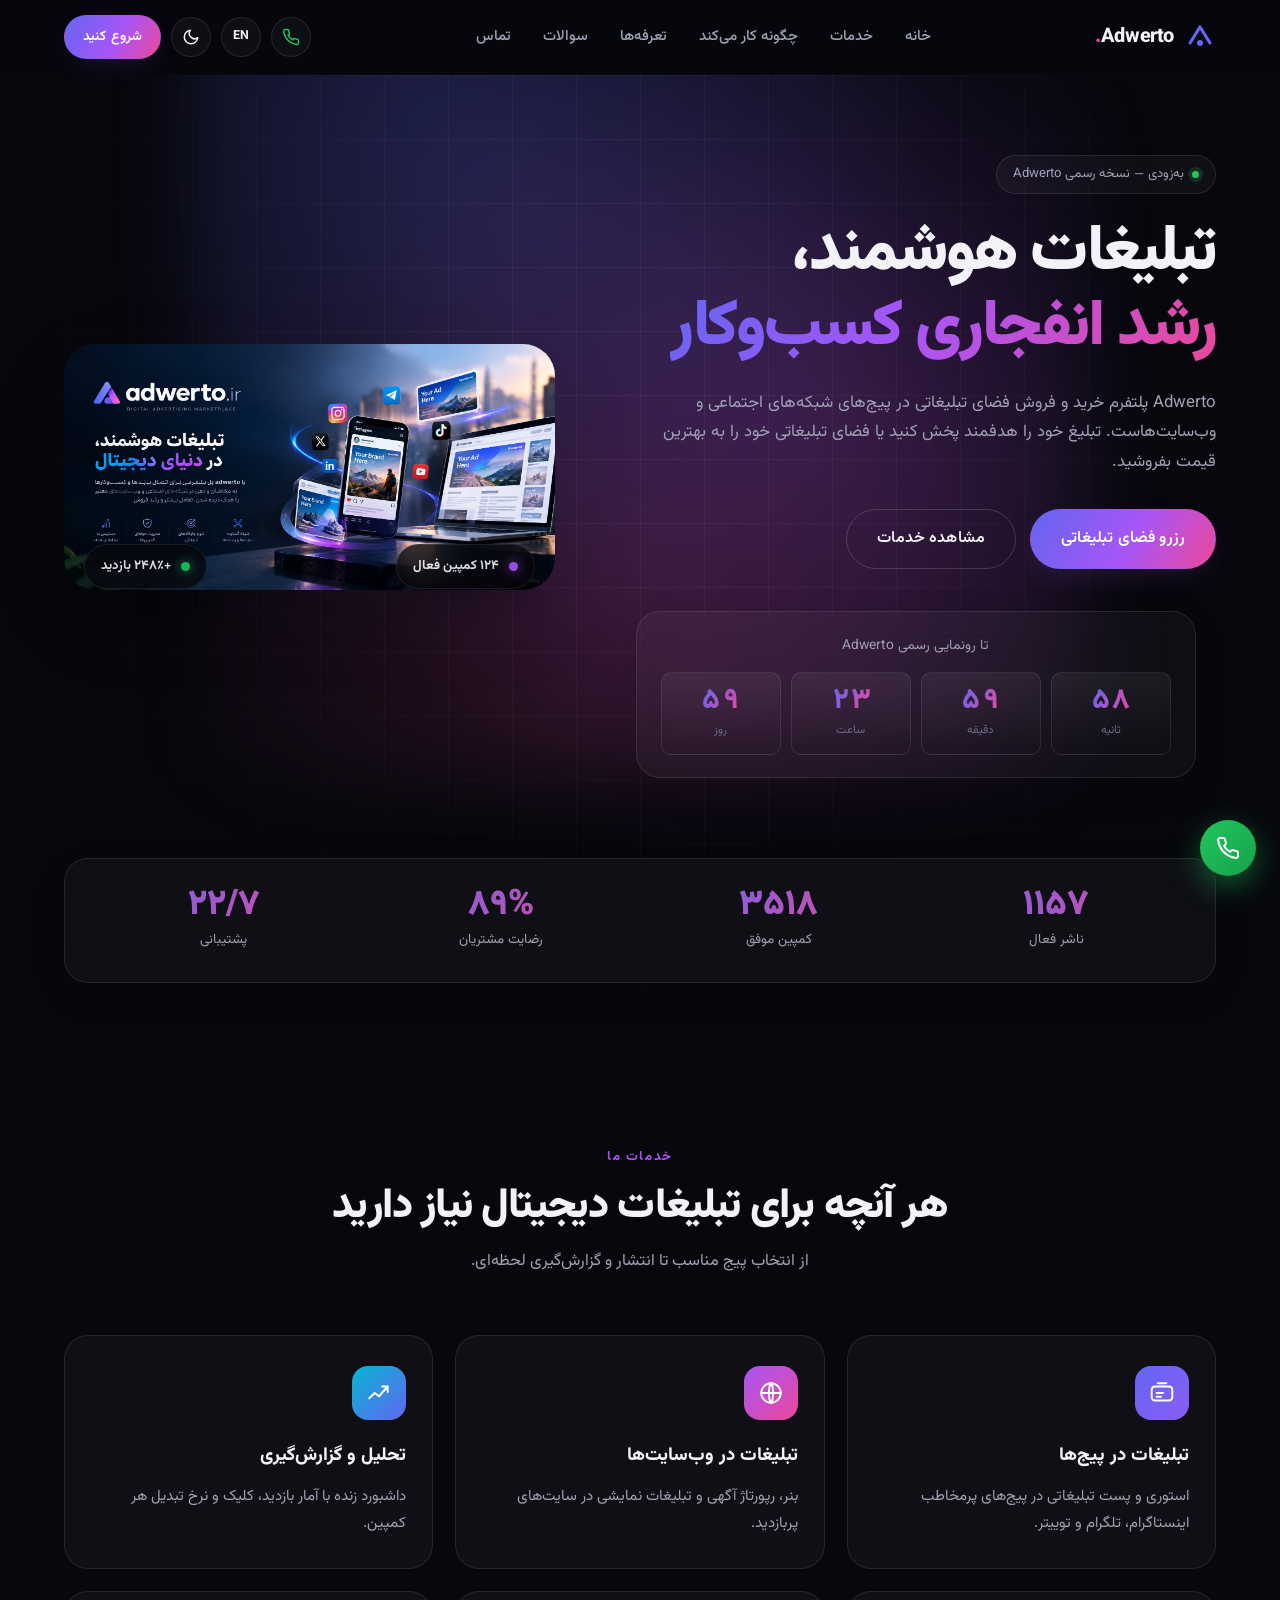
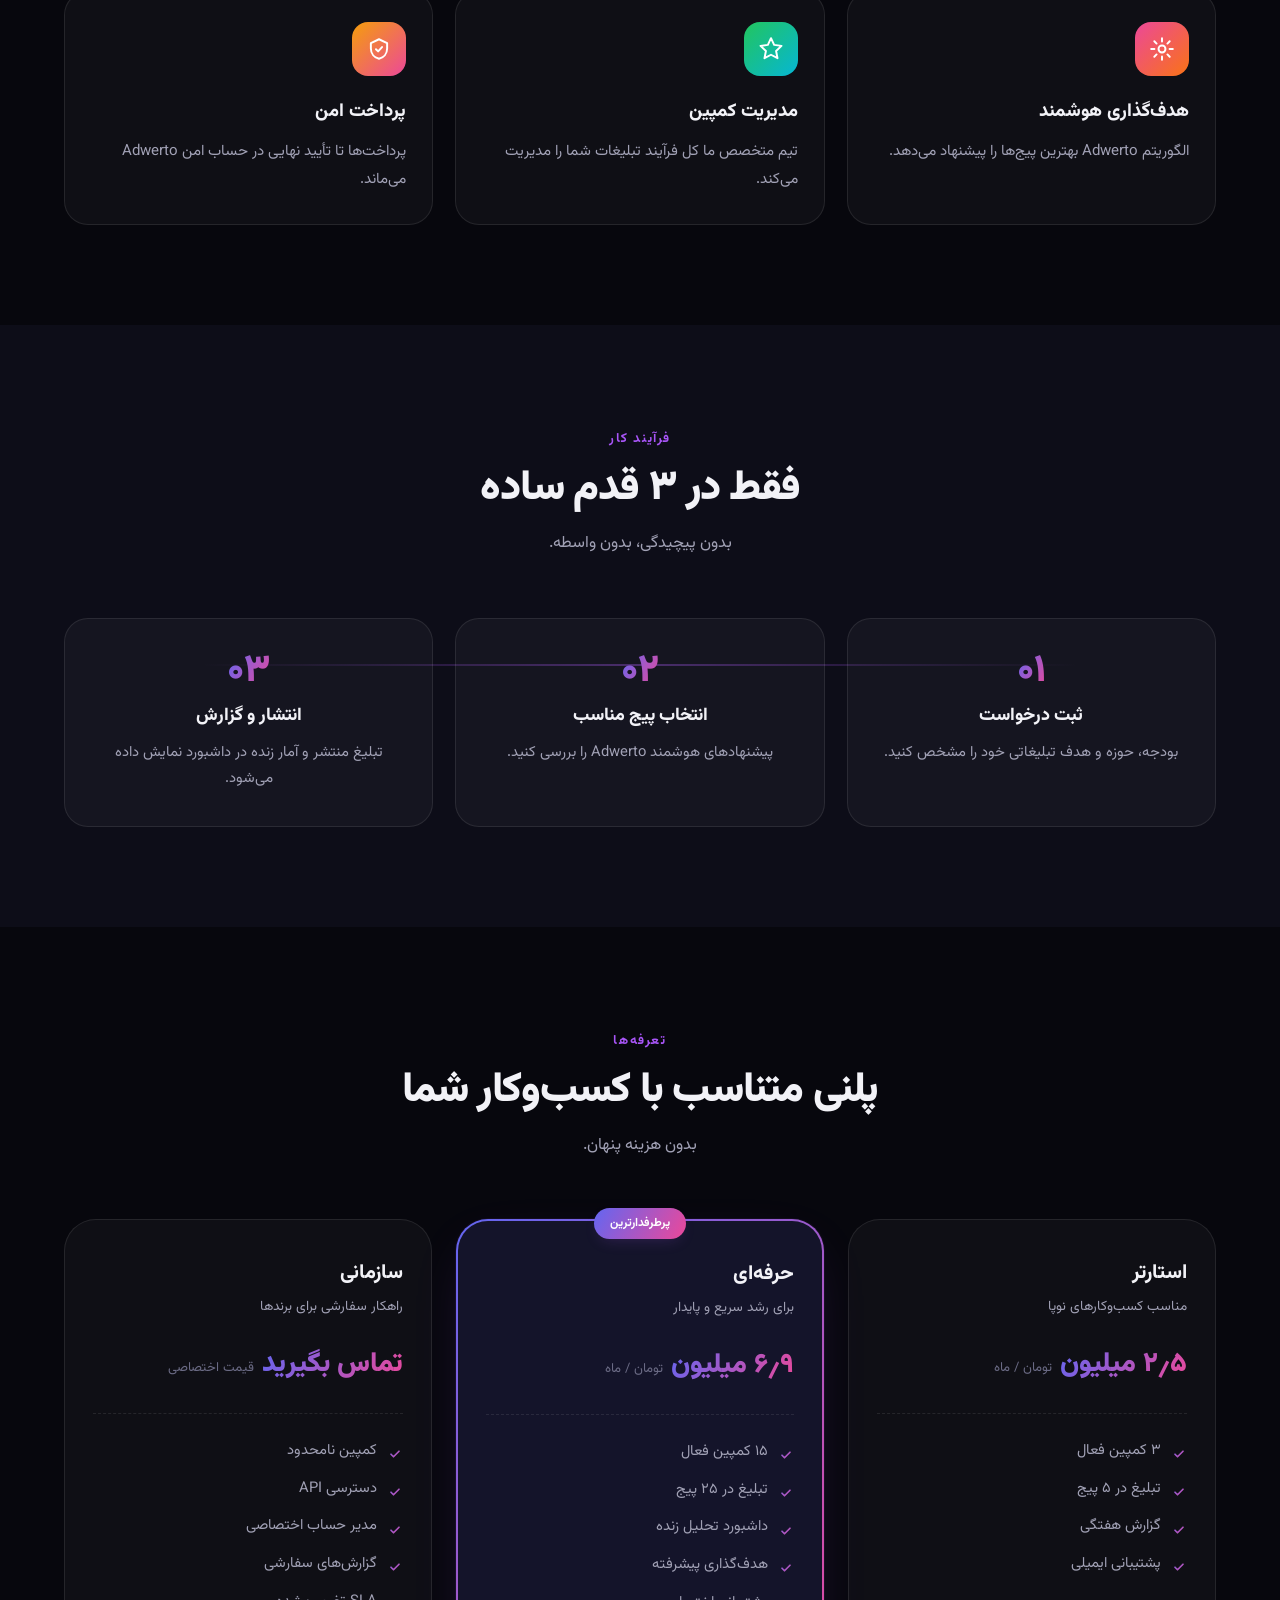
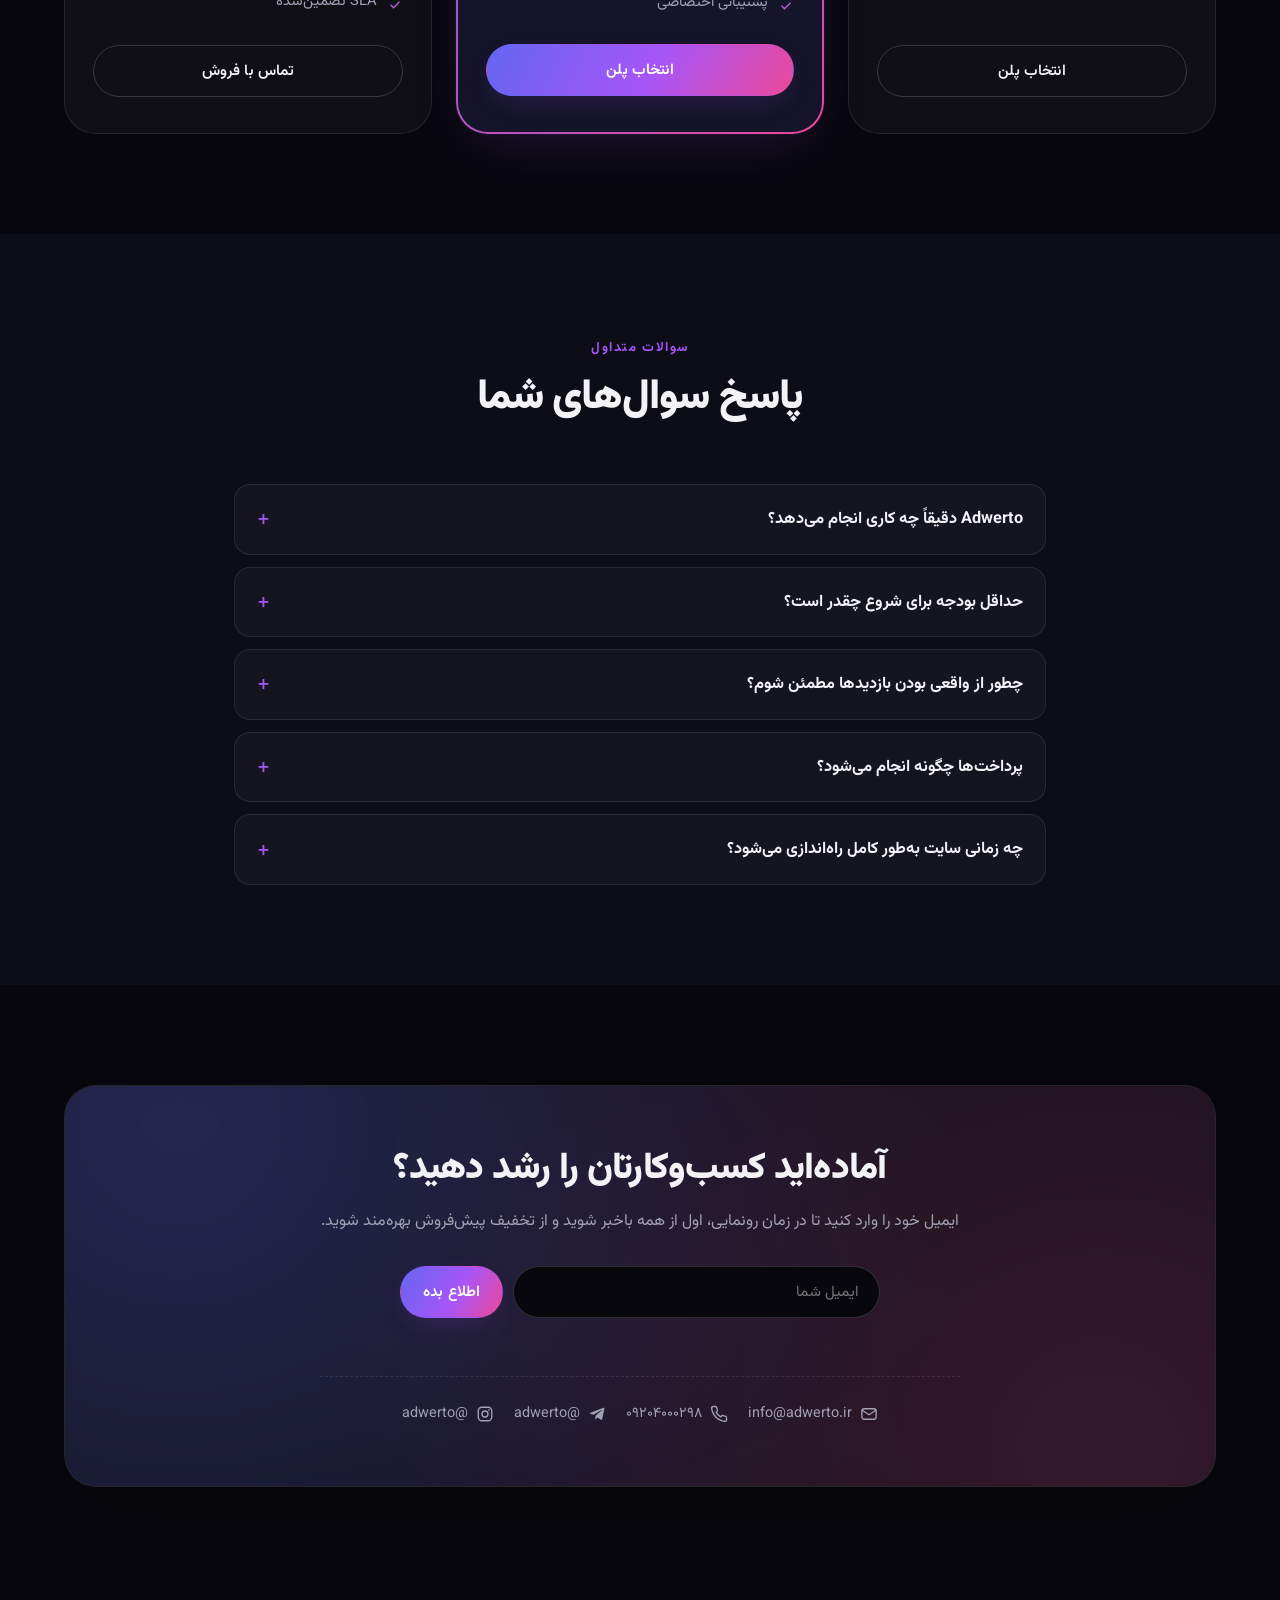
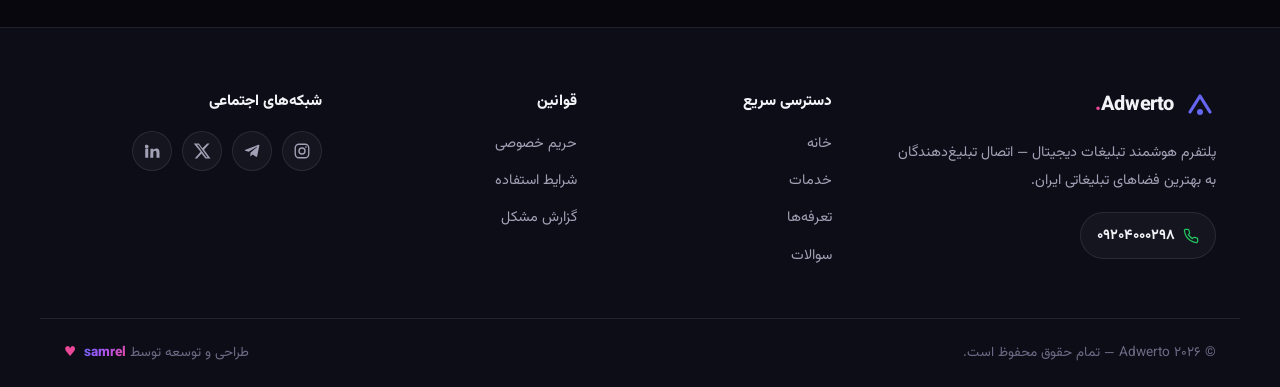
<file: index.html>
<!DOCTYPE html>
<html lang="fa" dir="rtl" data-theme="dark">
<head>
<meta charset="UTF-8" />
<meta name="viewport" content="width=device-width, initial-scale=1.0" />
<meta name="theme-color" content="#07070d" />

<!-- SEO -->
<title>Adwerto | خرید و فروش فضای تبلیغاتی و بازاریابی دیجیتال</title>
<meta name="description" content="Adwerto پلتفرم تخصصی خرید و فروش فضای تبلیغاتی در پیج‌های اینستاگرام، تلگرام، توییتر و وب‌سایت‌های پربازدید. تبلیغات هدفمند، رپورتاژ آگهی، گزارش زنده و پرداخت امن." />
<meta name="keywords" content="تبلیغات, تبلیغات اینستاگرام, تبلیغات تلگرام, رپورتاژ آگهی, دیجیتال مارکتینگ, بازاریابی آنلاین, خرید فضای تبلیغاتی, فروش فضای تبلیغاتی, تبلیغات هدفمند, تبلیغات در پیج, تبلیغات در سایت, Adwerto, adwerto.ir, advertising, digital marketing Iran" />
<meta name="author" content="samrel" />
<meta name="robots" content="index, follow, max-image-preview:large, max-snippet:-1, max-video-preview:-1" />
<meta name="googlebot" content="index, follow" />
<meta name="language" content="Persian" />
<meta name="revisit-after" content="3 days" />
<link rel="canonical" href="https://adwerto.ir/" />

<link rel="alternate" hreflang="fa" href="https://adwerto.ir/" />
<link rel="alternate" hreflang="en" href="https://adwerto.ir/en/" />
<link rel="alternate" hreflang="x-default" href="https://adwerto.ir/" />

<!-- Open Graph -->
<meta property="og:type" content="website" />
<meta property="og:site_name" content="Adwerto" />
<meta property="og:title" content="Adwerto | خرید و فروش فضای تبلیغاتی و بازاریابی دیجیتال" />
<meta property="og:description" content="پلتفرم تخصصی خرید و فروش فضای تبلیغاتی در پیج‌ها و سایت‌های پربازدید. تبلیغات هدفمند، گزارش زنده و پرداخت امن." />
<meta property="og:url" content="https://adwerto.ir/" />
<meta property="og:image" content="https://adwerto.ir/assets/og-image.jpg" />
<meta property="og:image:width" content="1200" />
<meta property="og:image:height" content="630" />
<meta property="og:image:alt" content="Adwerto — پلتفرم تبلیغات دیجیتال" />
<meta property="og:locale" content="fa_IR" />
<meta property="og:locale:alternate" content="en_US" />

<!-- Twitter -->
<meta name="twitter:card" content="summary_large_image" />
<meta name="twitter:title" content="Adwerto | پلتفرم تبلیغات دیجیتال" />
<meta name="twitter:description" content="خرید و فروش هوشمند فضای تبلیغاتی در شبکه‌های اجتماعی و وب‌سایت‌ها." />
<meta name="twitter:image" content="https://adwerto.ir/assets/og-image.jpg" />

<link rel="icon" type="image/svg+xml" href="favicon.svg" />
<link rel="apple-touch-icon" href="favicon.svg" />
<link rel="manifest" href="manifest.json" />

<link rel="preconnect" href="https://fonts.googleapis.com" />
<link rel="preconnect" href="https://fonts.gstatic.com" crossorigin />
<link href="https://fonts.googleapis.com/css2?family=Vazirmatn:wght@100..900&family=Inter:wght@100..900&display=swap" rel="stylesheet" />

<link rel="stylesheet" href="styles.css" />

<script type="application/ld+json">
{
  "@context": "https://schema.org",
  "@type": "Organization",
  "name": "Adwerto",
  "url": "https://adwerto.ir/",
  "logo": "https://adwerto.ir/favicon.svg",
  "description": "پلتفرم تبلیغات دیجیتال و بازاریابی آنلاین.",
  "founder": { "@type": "Person", "name": "samrel" },
  "sameAs": [
    "https://instagram.com/adwerto",
    "https://t.me/adwerto",
    "https://twitter.com/adwerto"
  ]
}
</script>

<script type="application/ld+json">
{
  "@context": "https://schema.org",
  "@type": "FAQPage",
  "mainEntity": [
    {
      "@type": "Question",
      "name": "Adwerto دقیقاً چه کاری انجام می‌دهد؟",
      "acceptedAnswer": { "@type": "Answer", "text": "Adwerto بازار آنلاین تبلیغاتی است که تبلیغ‌دهندگان را به صاحبان پیج و سایت متصل می‌کند." }
    },
    {
      "@type": "Question",
      "name": "حداقل بودجه برای شروع چقدر است؟",
      "acceptedAnswer": { "@type": "Answer", "text": "برای شروع از ۵۰۰ هزار تومان کافی است. پلن استارتر برای تست مناسب است." }
    },
    {
      "@type": "Question",
      "name": "چطور از واقعی بودن بازدیدها مطمئن شوم؟",
      "acceptedAnswer": { "@type": "Answer", "text": "تمام پیج‌ها و سایت‌ها قبل از تأیید توسط تیم فنی Adwerto بررسی و ترافیک آن‌ها اعتبارسنجی می‌شود." }
    },
    {
      "@type": "Question",
      "name": "پرداخت‌ها چگونه انجام می‌شود؟",
      "acceptedAnswer": { "@type": "Answer", "text": "پرداخت‌ها از طریق درگاه امن انجام و تا پایان موفق کمپین در حساب امانی Adwerto نگهداری می‌شود." }
    },
    {
      "@type": "Question",
      "name": "چه زمانی سایت به‌طور کامل راه‌اندازی می‌شود؟",
      "acceptedAnswer": { "@type": "Answer", "text": "نسخه رسمی Adwerto تا کمتر از ۲ ماه دیگر رونمایی می‌شود." }
    }
  ]
}
</script>

<script type="application/ld+json">
{
  "@context": "https://schema.org",
  "@type": "BreadcrumbList",
  "itemListElement": [
    { "@type": "ListItem", "position": 1, "name": "خانه", "item": "https://adwerto.ir/" },
    { "@type": "ListItem", "position": 2, "name": "خدمات", "item": "https://adwerto.ir/#services" },
    { "@type": "ListItem", "position": 3, "name": "تعرفه‌ها", "item": "https://adwerto.ir/#pricing" },
    { "@type": "ListItem", "position": 4, "name": "سوالات متداول", "item": "https://adwerto.ir/#faq" },
    { "@type": "ListItem", "position": 5, "name": "تماس", "item": "https://adwerto.ir/#contact" }
  ]
}
</script>

<script type="application/ld+json">
{
  "@context": "https://schema.org",
  "@type": "Service",
  "serviceType": "تبلیغات دیجیتال و بازاریابی آنلاین",
  "provider": { "@type": "Organization", "name": "Adwerto", "url": "https://adwerto.ir/" },
  "areaServed": { "@type": "Country", "name": "Iran" },
  "hasOfferCatalog": {
    "@type": "OfferCatalog",
    "name": "خدمات Adwerto",
    "itemListElement": [
      { "@type": "Offer", "itemOffered": { "@type": "Service", "name": "تبلیغات در پیج‌های اینستاگرام و تلگرام" } },
      { "@type": "Offer", "itemOffered": { "@type": "Service", "name": "تبلیغات در وب‌سایت‌ها و رپورتاژ آگهی" } },
      { "@type": "Offer", "itemOffered": { "@type": "Service", "name": "تحلیل و گزارش‌گیری کمپین" } },
      { "@type": "Offer", "itemOffered": { "@type": "Service", "name": "هدف‌گذاری هوشمند مخاطب" } }
    ]
  }
}
</script>

<script type="application/ld+json">
{
  "@context": "https://schema.org",
  "@type": "Organization",
  "name": "Adwerto",
  "alternateName": "ادورتـو",
  "url": "https://adwerto.ir/",
  "logo": { "@type": "ImageObject", "url": "https://adwerto.ir/favicon.svg", "width": 512, "height": 512 },
  "description": "پلتفرم تبلیغات دیجیتال و بازاریابی آنلاین برای خرید و فروش فضای تبلیغاتی در شبکه‌های اجتماعی و وب‌سایت‌ها.",
  "founder": { "@type": "Person", "name": "samrel" },
  "foundingDate": "2025",
  "sameAs": [
    "https://instagram.com/adwerto",
    "https://t.me/adwerto",
    "https://twitter.com/adwerto",
    "https://linkedin.com/company/adwerto"
  ],
  "contactPoint": [{
    "@type": "ContactPoint",
    "contactType": "customer support",
    "email": "info@adwerto.ir",
    "telephone": "+989204000298",
    "availableLanguage": ["Persian", "English"],
    "areaServed": "IR"
  }]
}
</script>

<script type="application/ld+json">
{
  "@context": "https://schema.org",
  "@type": "WebSite",
  "name": "Adwerto",
  "alternateName": "ادورتـو",
  "url": "https://adwerto.ir/",
  "inLanguage": "fa-IR",
  "potentialAction": {
    "@type": "SearchAction",
    "target": { "@type": "EntryPoint", "urlTemplate": "https://adwerto.ir/?s={search_term_string}" },
    "query-input": "required name=search_term_string"
  }
}
</script>
</head>

<body>

<!-- HEADER -->
<header class="header" id="header">
  <div class="container header__inner">

    <a href="/" class="logo" aria-label="Adwerto">
      <span class="logo__mark" aria-hidden="true">
        <svg viewBox="0 0 32 32" fill="none">
          <path d="M6 22 L16 6 L26 22" stroke="url(#lg1)" stroke-width="3.2" stroke-linecap="round" stroke-linejoin="round"/>
          <circle cx="16" cy="22" r="3" fill="url(#lg1)"/>
          <defs>
            <linearGradient id="lg1" x1="0" y1="0" x2="32" y2="32">
              <stop stop-color="#6366f1"/><stop offset=".5" stop-color="#a855f7"/><stop offset="1" stop-color="#ec4899"/>
            </linearGradient>
          </defs>
        </svg>
      </span>
      <span class="logo__text">Adwerto<span class="logo__dot">.</span></span>
    </a>

    <nav class="nav" id="nav" aria-label="Main navigation">
      <a href="#hero" class="nav__link" data-i18n="nav.home">خانه</a>
      <a href="#services" class="nav__link" data-i18n="nav.services">خدمات</a>
      <a href="#how" class="nav__link" data-i18n="nav.how">چگونه کار می‌کند</a>
      <a href="#pricing" class="nav__link" data-i18n="nav.pricing">تعرفه‌ها</a>
      <a href="#faq" class="nav__link" data-i18n="nav.faq">سوالات</a>
      <a href="#contact" class="nav__link" data-i18n="nav.contact">تماس</a>
    </nav>

    <div class="header__actions">
      <a href="tel:+989204000298" class="icon-btn icon-btn--call" aria-label="Call us" title="Call">
        <svg viewBox="0 0 24 24" fill="none" stroke="currentColor" stroke-width="2" stroke-linecap="round" stroke-linejoin="round">
          <path d="M22 16.92v3a2 2 0 0 1-2.18 2 19.79 19.79 0 0 1-8.63-3.07 19.5 19.5 0 0 1-6-6 19.79 19.79 0 0 1-3.07-8.67A2 2 0 0 1 4.11 2h3a2 2 0 0 1 2 1.72 12.84 12.84 0 0 0 .7 2.81 2 2 0 0 1-.45 2.11L8.09 9.91a16 16 0 0 0 6 6l1.27-1.27a2 2 0 0 1 2.11-.45 12.84 12.84 0 0 0 2.81.7A2 2 0 0 1 22 16.92z"/>
        </svg>
      </a>

      <button class="icon-btn" id="langToggle" aria-label="Change language" title="FA / EN">
        <span class="icon-btn__label" id="langLabel">EN</span>
      </button>

      <button class="icon-btn" id="themeToggle" aria-label="Toggle theme" title="Dark / Light">
        <svg class="ico ico-sun" viewBox="0 0 24 24" fill="none" stroke="currentColor" stroke-width="2" stroke-linecap="round">
          <circle cx="12" cy="12" r="4.2"/>
          <path d="M12 2v2.2M12 19.8V22M2 12h2.2M19.8 12H22M4.9 4.9l1.6 1.6M17.5 17.5l1.6 1.6M19.1 4.9l-1.6 1.6M6.5 17.5l-1.6 1.6"/>
        </svg>
        <svg class="ico ico-moon" viewBox="0 0 24 24" fill="none" stroke="currentColor" stroke-width="2" stroke-linecap="round" stroke-linejoin="round">
          <path d="M21 12.8A9 9 0 1 1 11.2 3a7 7 0 0 0 9.8 9.8z"/>
        </svg>
      </button>

      <a href="#contact" class="btn btn--primary btn--sm header__cta" data-i18n="nav.cta">شروع کنید</a>

      <button class="burger" id="burger" aria-label="Menu" aria-expanded="false">
        <span></span><span></span><span></span>
      </button>
    </div>

  </div>
</header>

<main>

<!-- HERO -->
<section class="hero" id="hero">
  <div class="hero__glow" aria-hidden="true"></div>
  <div class="hero__grid-bg" aria-hidden="true"></div>

  <div class="container hero__inner">

    <div class="hero__content">
      <span class="badge reveal">
        <span class="badge__dot"></span>
        <span data-i18n="hero.badge">به‌زودی — نسخه رسمی Adwerto</span>
      </span>

      <h1 class="hero__title reveal">
        <span data-i18n="hero.title1">تبلیغات هوشمند،</span><br>
        <span class="grad-text" data-i18n="hero.title2">رشد انفجاری کسب‌وکار</span>
      </h1>

      <p class="hero__subtitle reveal" data-i18n="hero.subtitle">
        Adwerto پلتفرم خرید و فروش فضای تبلیغاتی در پیج‌های شبکه‌های اجتماعی و وب‌سایت‌هاست.
        تبلیغ خود را هدفمند پخش کنید یا فضای تبلیغاتی خود را به بهترین قیمت بفروشید.
      </p>

      <div class="hero__actions reveal">
        <a href="#contact" class="btn btn--primary btn--lg" data-i18n="hero.cta1">رزرو فضای تبلیغاتی</a>
        <a href="#services" class="btn btn--ghost btn--lg" data-i18n="hero.cta2">مشاهده خدمات</a>
      </div>

      <div class="countdown reveal" id="countdown" aria-live="polite">
        <p class="countdown__label" data-i18n="hero.countdownLabel">تا رونمایی رسمی Adwerto</p>
        <div class="countdown__grid">
          <div class="cd-box">
            <span class="cd-box__num" id="cd-days">۰۰</span>
            <span class="cd-box__unit" data-i18n="hero.days">روز</span>
          </div>
          <div class="cd-box">
            <span class="cd-box__num" id="cd-hours">۰۰</span>
            <span class="cd-box__unit" data-i18n="hero.hours">ساعت</span>
          </div>
          <div class="cd-box">
            <span class="cd-box__num" id="cd-minutes">۰۰</span>
            <span class="cd-box__unit" data-i18n="hero.minutes">دقیقه</span>
          </div>
          <div class="cd-box">
            <span class="cd-box__num" id="cd-seconds">۰۰</span>
            <span class="cd-box__unit" data-i18n="hero.seconds">ثانیه</span>
          </div>
        </div>
      </div>
    </div>

    <!-- Hero image -->
    <div class="hero__media reveal">
      <div class="hero-media">
        <img
          src="assets/hero.png"
          alt="داشبورد Adwerto — پلتفرم تبلیغات دیجیتال"
          class="hero-media__img"
          width="1920" height="960"
          loading="eager" fetchpriority="high"
          decoding="async"
        />

        <!-- دو بَج شناور روبروی هم در بالای تصویر -->
        <div class="hero-media__float hero-media__float--1" aria-hidden="true">
          <span class="dot dot--green"></span>
          <span data-i18n="hero.float1">+۲۴۸٪ بازدید</span>
        </div>
        <div class="hero-media__float hero-media__float--2" aria-hidden="true">
          <span class="dot dot--violet"></span>
          <span data-i18n="hero.float2">۱۲۴ کمپین فعال</span>
        </div>
      </div>
    </div>

  </div>

  <div class="container">
    <div class="stats reveal">
      <div class="stat">
        <strong class="stat__num" data-count="1250">۰</strong>
        <span class="stat__label" data-i18n="stats.publishers">ناشر فعال</span>
      </div>
      <div class="stat">
        <strong class="stat__num" data-count="3800">۰</strong>
        <span class="stat__label" data-i18n="stats.campaigns">کمپین موفق</span>
      </div>
      <div class="stat">
        <strong class="stat__num" data-count="97" data-suffix="%">۰</strong>
        <span class="stat__label" data-i18n="stats.satisfaction">رضایت مشتریان</span>
      </div>
      <div class="stat">
        <strong class="stat__num" data-count="24" data-suffix="/7">۰</strong>
        <span class="stat__label" data-i18n="stats.support">پشتیبانی</span>
      </div>
    </div>
  </div>
</section>

<!-- SERVICES -->
<section class="section" id="services">
  <div class="container">
    <header class="section__head reveal">
      <span class="section__eyebrow" data-i18n="services.eyebrow">خدمات ما</span>
      <h2 class="section__title" data-i18n="services.title">هر آنچه برای تبلیغات دیجیتال نیاز دارید</h2>
      <p class="section__desc" data-i18n="services.desc">از انتخاب پیج مناسب تا انتشار و گزارش‌گیری لحظه‌ای.</p>
    </header>

    <div class="cards">
      <article class="card reveal">
        <div class="card__icon card__icon--1">
          <svg viewBox="0 0 24 24" fill="none" stroke="currentColor" stroke-width="1.8" stroke-linecap="round" stroke-linejoin="round"><rect x="2.5" y="6" width="19" height="13" rx="3"/><path d="M8 3h8"/><path d="M7 12h6M7 15.5h4"/></svg>
        </div>
        <h3 class="card__title" data-i18n="services.c1.title">تبلیغات در پیج‌ها</h3>
        <p class="card__text" data-i18n="services.c1.text">استوری و پست تبلیغاتی در پیج‌های پرمخاطب اینستاگرام، تلگرام و توییتر.</p>
      </article>
      <article class="card reveal">
        <div class="card__icon card__icon--2">
          <svg viewBox="0 0 24 24" fill="none" stroke="currentColor" stroke-width="1.8" stroke-linecap="round" stroke-linejoin="round"><circle cx="12" cy="12" r="9"/><path d="M3 12h18M12 3c2.5 2.7 2.5 15.3 0 18M12 3c-2.5 2.7-2.5 15.3 0 18"/></svg>
        </div>
        <h3 class="card__title" data-i18n="services.c2.title">تبلیغات در وب‌سایت‌ها</h3>
        <p class="card__text" data-i18n="services.c2.text">بنر، رپورتاژ آگهی و تبلیغات نمایشی در سایت‌های پربازدید.</p>
      </article>
      <article class="card reveal">
        <div class="card__icon card__icon--3">
          <svg viewBox="0 0 24 24" fill="none" stroke="currentColor" stroke-width="1.8" stroke-linecap="round" stroke-linejoin="round"><path d="M3 17l5-5 4 3 8-9"/><path d="M15 6h5v5"/></svg>
        </div>
        <h3 class="card__title" data-i18n="services.c3.title">تحلیل و گزارش‌گیری</h3>
        <p class="card__text" data-i18n="services.c3.text">داشبورد زنده با آمار بازدید، کلیک و نرخ تبدیل هر کمپین.</p>
      </article>
      <article class="card reveal">
        <div class="card__icon card__icon--4">
          <svg viewBox="0 0 24 24" fill="none" stroke="currentColor" stroke-width="1.8" stroke-linecap="round" stroke-linejoin="round"><circle cx="12" cy="12" r="3.2"/><path d="M12 2v3M12 19v3M2 12h3M19 12h3M4.9 4.9l2.1 2.1M17 17l2.1 2.1M19.1 4.9L17 7M7 17l-2.1 2.1"/></svg>
        </div>
        <h3 class="card__title" data-i18n="services.c4.title">هدف‌گذاری هوشمند</h3>
        <p class="card__text" data-i18n="services.c4.text">الگوریتم Adwerto بهترین پیج‌ها را پیشنهاد می‌دهد.</p>
      </article>
      <article class="card reveal">
        <div class="card__icon card__icon--5">
          <svg viewBox="0 0 24 24" fill="none" stroke="currentColor" stroke-width="1.8" stroke-linecap="round" stroke-linejoin="round"><path d="M12 2l2.9 6.2 6.8.9-5 4.7 1.3 6.7L12 17.3 6 20.5l1.3-6.7-5-4.7 6.8-.9z"/></svg>
        </div>
        <h3 class="card__title" data-i18n="services.c5.title">مدیریت کمپین</h3>
        <p class="card__text" data-i18n="services.c5.text">تیم متخصص ما کل فرآیند تبلیغات شما را مدیریت می‌کند.</p>
      </article>
      <article class="card reveal">
        <div class="card__icon card__icon--6">
          <svg viewBox="0 0 24 24" fill="none" stroke="currentColor" stroke-width="1.8" stroke-linecap="round" stroke-linejoin="round"><path d="M12 3l7.5 3.5v5c0 4.6-3.1 8.4-7.5 9.5-4.4-1.1-7.5-4.9-7.5-9.5v-5z"/><path d="M9.2 12.2l2 2 3.6-4"/></svg>
        </div>
        <h3 class="card__title" data-i18n="services.c6.title">پرداخت امن</h3>
        <p class="card__text" data-i18n="services.c6.text">پرداخت‌ها تا تأیید نهایی در حساب امن Adwerto می‌ماند.</p>
      </article>
    </div>
  </div>
</section>

<!-- HOW IT WORKS -->
<section class="section section--alt" id="how">
  <div class="container">
    <header class="section__head reveal">
      <span class="section__eyebrow" data-i18n="how.eyebrow">فرآیند کار</span>
      <h2 class="section__title" data-i18n="how.title">فقط در ۳ قدم ساده</h2>
      <p class="section__desc" data-i18n="how.desc">بدون پیچیدگی، بدون واسطه.</p>
    </header>

    <div class="steps">
      <div class="step reveal">
        <span class="step__num" data-i18n="how.s1.num">۰۱</span>
        <h3 class="step__title" data-i18n="how.s1.title">ثبت درخواست</h3>
        <p class="step__text" data-i18n="how.s1.text">بودجه، حوزه و هدف تبلیغاتی خود را مشخص کنید.</p>
      </div>
      <div class="step reveal">
        <span class="step__num" data-i18n="how.s2.num">۰۲</span>
        <h3 class="step__title" data-i18n="how.s2.title">انتخاب پیج مناسب</h3>
        <p class="step__text" data-i18n="how.s2.text">پیشنهادهای هوشمند Adwerto را بررسی کنید.</p>
      </div>
      <div class="step reveal">
        <span class="step__num" data-i18n="how.s3.num">۰۳</span>
        <h3 class="step__title" data-i18n="how.s3.title">انتشار و گزارش</h3>
        <p class="step__text" data-i18n="how.s3.text">تبلیغ منتشر و آمار زنده در داشبورد نمایش داده می‌شود.</p>
      </div>
    </div>
  </div>
</section>

<!-- PRICING -->
<section class="section" id="pricing">
  <div class="container">
    <header class="section__head reveal">
      <span class="section__eyebrow" data-i18n="pricing.eyebrow">تعرفه‌ها</span>
      <h2 class="section__title" data-i18n="pricing.title">پلنی متناسب با کسب‌وکار شما</h2>
      <p class="section__desc" data-i18n="pricing.desc">بدون هزینه پنهان.</p>
    </header>

    <div class="plans">
      <article class="plan reveal">
        <h3 class="plan__name" data-i18n="pricing.p1.name">استارتر</h3>
        <p class="plan__desc" data-i18n="pricing.p1.desc">مناسب کسب‌وکارهای نوپا</p>
        <div class="plan__price">
          <span class="plan__amount" data-i18n="pricing.p1.price">۲٫۵ میلیون</span>
          <span class="plan__currency" data-i18n="pricing.currency">تومان / ماه</span>
        </div>
        <ul class="plan__list">
          <li data-i18n="pricing.p1.f1">۳ کمپین فعال</li>
          <li data-i18n="pricing.p1.f2">تبلیغ در ۵ پیج</li>
          <li data-i18n="pricing.p1.f3">گزارش هفتگی</li>
          <li data-i18n="pricing.p1.f4">پشتیبانی ایمیلی</li>
        </ul>
        <a href="#contact" class="btn btn--ghost btn--full" data-i18n="pricing.select">انتخاب پلن</a>
      </article>

      <article class="plan plan--featured reveal">
        <span class="plan__ribbon" data-i18n="pricing.popular">پرطرفدارترین</span>
        <h3 class="plan__name" data-i18n="pricing.p2.name">حرفه‌ای</h3>
        <p class="plan__desc" data-i18n="pricing.p2.desc">برای رشد سریع و پایدار</p>
        <div class="plan__price">
          <span class="plan__amount" data-i18n="pricing.p2.price">۶٫۹ میلیون</span>
          <span class="plan__currency" data-i18n="pricing.currency">تومان / ماه</span>
        </div>
        <ul class="plan__list">
          <li data-i18n="pricing.p2.f1">۱۵ کمپین فعال</li>
          <li data-i18n="pricing.p2.f2">تبلیغ در ۲۵ پیج</li>
          <li data-i18n="pricing.p2.f3">داشبورد تحلیل زنده</li>
          <li data-i18n="pricing.p2.f4">هدف‌گذاری پیشرفته</li>
          <li data-i18n="pricing.p2.f5">پشتیبانی اختصاصی</li>
        </ul>
        <a href="#contact" class="btn btn--primary btn--full" data-i18n="pricing.select">انتخاب پلن</a>
      </article>

      <article class="plan reveal">
        <h3 class="plan__name" data-i18n="pricing.p3.name">سازمانی</h3>
        <p class="plan__desc" data-i18n="pricing.p3.desc">راهکار سفارشی برای برندها</p>
        <div class="plan__price">
          <span class="plan__amount" data-i18n="pricing.p3.price">تماس بگیرید</span>
          <span class="plan__currency" data-i18n="pricing.custom">قیمت اختصاصی</span>
        </div>
        <ul class="plan__list">
          <li data-i18n="pricing.p3.f1">کمپین نامحدود</li>
          <li data-i18n="pricing.p3.f2">دسترسی API</li>
          <li data-i18n="pricing.p3.f3">مدیر حساب اختصاصی</li>
          <li data-i18n="pricing.p3.f4">گزارش‌های سفارشی</li>
          <li data-i18n="pricing.p3.f5">SLA تضمین‌شده</li>
        </ul>
        <a href="#contact" class="btn btn--ghost btn--full" data-i18n="pricing.contact">تماس با فروش</a>
      </article>
    </div>
  </div>
</section>

<!-- FAQ -->
<section class="section section--alt" id="faq">
  <div class="container container--narrow">
    <header class="section__head reveal">
      <span class="section__eyebrow" data-i18n="faq.eyebrow">سوالات متداول</span>
      <h2 class="section__title" data-i18n="faq.title">پاسخ سوال‌های شما</h2>
    </header>

    <div class="faq">
      <details class="faq__item reveal">
        <summary data-i18n="faq.q1">Adwerto دقیقاً چه کاری انجام می‌دهد؟</summary>
        <p data-i18n="faq.a1">Adwerto بازار آنلاین تبلیغاتی است که تبلیغ‌دهندگان را به صاحبان پیج و سایت متصل می‌کند.</p>
      </details>
      <details class="faq__item reveal">
        <summary data-i18n="faq.q2">حداقل بودجه برای شروع چقدر است؟</summary>
        <p data-i18n="faq.a2">برای شروع از ۵۰۰ هزار تومان کافی است. پلن استارتر برای تست مناسب است.</p>
      </details>
      <details class="faq__item reveal">
        <summary data-i18n="faq.q3">چطور از واقعی بودن بازدیدها مطمئن شوم؟</summary>
        <p data-i18n="faq.a3">تمام پیج‌ها و سایت‌ها قبل از تأیید توسط تیم فنی Adwerto بررسی و ترافیک آن‌ها اعتبارسنجی می‌شود.</p>
      </details>
      <details class="faq__item reveal">
        <summary data-i18n="faq.q4">پرداخت‌ها چگونه انجام می‌شود؟</summary>
        <p data-i18n="faq.a4">پرداخت‌ها از طریق درگاه امن انجام و تا پایان موفق کمپین در حساب امانی Adwerto نگهداری می‌شود.</p>
      </details>
      <details class="faq__item reveal">
        <summary data-i18n="faq.q5">چه زمانی سایت به‌طور کامل راه‌اندازی می‌شود؟</summary>
        <p data-i18n="faq.a5">نسخه رسمی Adwerto تا کمتر از ۲ ماه دیگر رونمایی می‌شود.</p>
      </details>
    </div>
  </div>
</section>

<!-- CONTACT -->
<section class="section" id="contact">
  <div class="container">
    <div class="cta reveal">
      <div class="cta__glow" aria-hidden="true"></div>

      <div class="cta__content">
        <h2 class="cta__title" data-i18n="cta.title">آماده‌اید کسب‌وکارتان را رشد دهید؟</h2>
        <p class="cta__text" data-i18n="cta.text">
          ایمیل خود را وارد کنید تا در زمان رونمایی، اول از همه باخبر شوید و از تخفیف پیش‌فروش بهره‌مند شوید.
        </p>

        <form class="subscribe" id="subscribeForm" novalidate>
          <input type="email" id="emailInput" class="subscribe__input" placeholder="ایمیل شما" data-i18n-placeholder="cta.placeholder" required />
          <button type="submit" class="btn btn--primary" data-i18n="cta.button">اطلاع بده</button>
        </form>
        <p class="subscribe__msg" id="subscribeMsg" role="status"></p>

        <div class="cta__contacts">
          <a href="mailto:info@adwerto.ir" class="cta__contact">
            <svg viewBox="0 0 24 24" fill="none" stroke="currentColor" stroke-width="1.8" stroke-linecap="round"><rect x="2.5" y="5" width="19" height="14" rx="3"/><path d="M3 7l9 6 9-6"/></svg>
            info@adwerto.ir
          </a>

          <a href="tel:+989204000298" class="cta__contact cta__contact--phone" aria-label="Call Adwerto">
            <svg viewBox="0 0 24 24" fill="none" stroke="currentColor" stroke-width="1.8" stroke-linecap="round" stroke-linejoin="round">
              <path d="M22 16.92v3a2 2 0 0 1-2.18 2 19.79 19.79 0 0 1-8.63-3.07 19.5 19.5 0 0 1-6-6 19.79 19.79 0 0 1-3.07-8.67A2 2 0 0 1 4.11 2h3a2 2 0 0 1 2 1.72 12.84 12.84 0 0 0 .7 2.81 2 2 0 0 1-.45 2.11L8.09 9.91a16 16 0 0 0 6 6l1.27-1.27a2 2 0 0 1 2.11-.45 12.84 12.84 0 0 0 2.81.7A2 2 0 0 1 22 16.92z"/>
            </svg>
            <span dir="ltr" data-i18n="cta.phone">۰۹۲۰۴۰۰۰۲۹۸</span>
          </a>

          <a href="https://t.me/adwerto" class="cta__contact" target="_blank" rel="noopener">
            <svg viewBox="0 0 24 24" fill="currentColor"><path d="M21.9 4.3L18.9 19c-.2 1-.8 1.2-1.6.8l-4.5-3.3-2.2 2.1c-.24.24-.44.44-.9.44l.32-4.6 8.4-7.6c.36-.32-.08-.5-.56-.18L7.5 13.1l-4.4-1.4c-.96-.3-.98-.96.2-1.42l17.2-6.6c.8-.3 1.5.18 1.4 1.62z"/></svg>
            @adwerto
          </a>
          <a href="https://instagram.com/adwerto" class="cta__contact" target="_blank" rel="noopener">
            <svg viewBox="0 0 24 24" fill="none" stroke="currentColor" stroke-width="1.8"><rect x="3" y="3" width="18" height="18" rx="5"/><circle cx="12" cy="12" r="4"/><circle cx="17.2" cy="6.8" r="1.1" fill="currentColor" stroke="none"/></svg>
            @adwerto
          </a>
        </div>
      </div>
    </div>
  </div>
</section>

</main>

<!-- FOOTER -->
<footer class="footer">
  <div class="container footer__inner">

    <div class="footer__brand">
      <a href="/" class="logo">
        <span class="logo__mark" aria-hidden="true">
          <svg viewBox="0 0 32 32" fill="none">
            <path d="M6 22 L16 6 L26 22" stroke="url(#lg2)" stroke-width="3.2" stroke-linecap="round" stroke-linejoin="round"/>
            <circle cx="16" cy="22" r="3" fill="url(#lg2)"/>
            <defs><linearGradient id="lg2" x1="0" y1="0" x2="32" y2="32">
              <stop stop-color="#6366f1"/><stop offset=".5" stop-color="#a855f7"/><stop offset="1" stop-color="#ec4899"/>
            </linearGradient></defs>
          </svg>
        </span>
        <span class="logo__text">Adwerto<span class="logo__dot">.</span></span>
      </a>
      <p class="footer__desc" data-i18n="footer.desc">
        پلتفرم هوشمند تبلیغات دیجیتال — اتصال تبلیغ‌دهندگان به بهترین فضاهای تبلیغاتی ایران.
      </p>

      <a href="tel:+989204000298" class="footer__phone" aria-label="Call Adwerto">
        <svg viewBox="0 0 24 24" fill="none" stroke="currentColor" stroke-width="1.9" stroke-linecap="round" stroke-linejoin="round">
          <path d="M22 16.92v3a2 2 0 0 1-2.18 2 19.79 19.79 0 0 1-8.63-3.07 19.5 19.5 0 0 1-6-6 19.79 19.79 0 0 1-3.07-8.67A2 2 0 0 1 4.11 2h3a2 2 0 0 1 2 1.72 12.84 12.84 0 0 0 .7 2.81 2 2 0 0 1-.45 2.11L8.09 9.91a16 16 0 0 0 6 6l1.27-1.27a2 2 0 0 1 2.11-.45 12.84 12.84 0 0 0 2.81.7A2 2 0 0 1 22 16.92z"/>
        </svg>
        <span dir="ltr" data-i18n="cta.phone">۰۹۲۰۴۰۰۰۲۹۸</span>
      </a>
    </div>

    <nav class="footer__col" aria-label="Footer navigation">
      <h4 class="footer__title" data-i18n="footer.links">دسترسی سریع</h4>
      <a href="#hero" data-i18n="nav.home">خانه</a>
      <a href="#services" data-i18n="nav.services">خدمات</a>
      <a href="#pricing" data-i18n="nav.pricing">تعرفه‌ها</a>
      <a href="#faq" data-i18n="nav.faq">سوالات</a>
    </nav>

    <nav class="footer__col" aria-label="Legal">
      <h4 class="footer__title" data-i18n="footer.legal">قوانین</h4>
      <a href="#" id="privacyLink" data-i18n="footer.privacy">حریم خصوصی</a>
      <a href="#" id="termsLink" data-i18n="footer.terms">شرایط استفاده</a>
      <a href="/404.html" data-i18n="footer.report">گزارش مشکل</a>
    </nav>

    <div class="footer__col">
      <h4 class="footer__title" data-i18n="footer.social">شبکه‌های اجتماعی</h4>
      <div class="footer__socials">
        <a href="https://instagram.com/adwerto" target="_blank" rel="noopener" aria-label="Instagram">
          <svg viewBox="0 0 24 24" fill="none" stroke="currentColor" stroke-width="1.8"><rect x="3" y="3" width="18" height="18" rx="5"/><circle cx="12" cy="12" r="4"/><circle cx="17.2" cy="6.8" r="1.1" fill="currentColor" stroke="none"/></svg>
        </a>
        <a href="https://t.me/adwerto" target="_blank" rel="noopener" aria-label="Telegram">
          <svg viewBox="0 0 24 24" fill="currentColor"><path d="M21.9 4.3L18.9 19c-.2 1-.8 1.2-1.6.8l-4.5-3.3-2.2 2.1c-.24.24-.44.44-.9.44l.32-4.6 8.4-7.6c.36-.32-.08-.5-.56-.18L7.5 13.1l-4.4-1.4c-.96-.3-.98-.96.2-1.42l17.2-6.6c.8-.3 1.5.18 1.4 1.62z"/></svg>
        </a>
        <a href="https://twitter.com/adwerto" target="_blank" rel="noopener" aria-label="X">
          <svg viewBox="0 0 24 24" fill="currentColor"><path d="M18.9 2H22l-7.3 8.3L23.3 22h-6.7l-5.2-6.8L5.4 22H2.3l7.8-8.9L1 2h6.9l4.7 6.2zM17.8 20.2h1.7L7.3 3.7H5.5z"/></svg>
        </a>
        <a href="https://linkedin.com/company/adwerto" target="_blank" rel="noopener" aria-label="LinkedIn">
          <svg viewBox="0 0 24 24" fill="currentColor"><path d="M4.98 3.5a2.5 2.5 0 11-.02 5 2.5 2.5 0 01.02-5zM3 9h4v12H3zM10 9h3.8v1.7h.05c.53-1 1.83-2.05 3.77-2.05C21.4 8.65 22 11.1 22 14.2V21h-4v-6c0-1.43-.03-3.27-2-3.27-2 0-2.3 1.56-2.3 3.17V21h-4z"/></svg>
        </a>
      </div>
    </div>

  </div>

  <div class="container footer__bottom">
    <p class="footer__copy">
      © <span id="year">2025</span> Adwerto —
      <span data-i18n="footer.rights">تمام حقوق محفوظ است.</span>
    </p>
    <p class="footer__credit">
      <span data-i18n="footer.made">طراحی و توسعه توسط</span>
      <a href="https://samrel.com" target="_blank" rel="noopener noreferrer" class="grad-text footer__samrel">samrel</a>
      <span class="footer__heart" aria-hidden="true">♥</span>
    </p>
  </div>
</footer>

<!-- Floating Call FAB -->
<a href="tel:+989204000298" class="call-fab" aria-label="Call Adwerto" title="Call">
  <svg viewBox="0 0 24 24" fill="none" stroke="currentColor" stroke-width="2" stroke-linecap="round" stroke-linejoin="round">
    <path d="M22 16.92v3a2 2 0 0 1-2.18 2 19.79 19.79 0 0 1-8.63-3.07 19.5 19.5 0 0 1-6-6 19.79 19.79 0 0 1-3.07-8.67A2 2 0 0 1 4.11 2h3a2 2 0 0 1 2 1.72 12.84 12.84 0 0 0 .7 2.81 2 2 0 0 1-.45 2.11L8.09 9.91a16 16 0 0 0 6 6l1.27-1.27a2 2 0 0 1 2.11-.45 12.84 12.84 0 0 0 2.81.7A2 2 0 0 1 22 16.92z"/>
  </svg>
  <span class="call-fab__tooltip" data-i18n="cta.call">تماس با ما</span>
</a>

<!-- MODALS -->
<div class="modal" id="privacyModal" role="dialog" aria-modal="true" hidden>
  <div class="modal__overlay" data-close></div>
  <div class="modal__box">
    <button class="modal__close" data-close aria-label="Close">&times;</button>
    <h3 class="modal__title" data-i18n="privacy.title">سیاست حریم خصوصی</h3>
    <div class="modal__body">
      <p data-i18n="privacy.p1">Adwerto متعهد به حفاظت از اطلاعات کاربران خود است.</p>
      <h4 data-i18n="privacy.h1">اطلاعات جمع‌آوری‌شده</h4>
      <p data-i18n="privacy.p2">نام، ایمیل، شماره تماس و اطلاعات کمپین‌های تبلیغاتی شما.</p>
      <h4 data-i18n="privacy.h2">نحوه استفاده</h4>
      <p data-i18n="privacy.p3">اطلاعات شما صرفاً برای اجرای کمپین‌ها و پشتیبانی استفاده می‌شود.</p>
      <h4 data-i18n="privacy.h3">امنیت</h4>
      <p data-i18n="privacy.p4">تمام داده‌ها با رمزنگاری SSL/TLS منتقل و در سرورهای امن ذخیره می‌شوند.</p>
      <h4 data-i18n="privacy.h4">حقوق شما</h4>
      <p data-i18n="privacy.p5">شما حق حذف، اصلاح یا دریافت اطلاعات خود را دارید.</p>
      <h4 data-i18n="privacy.h5">کوکی‌ها</h4>
      <p data-i18n="privacy.p6">ما از کوکی‌ها برای ذخیره تنظیمات زبان و تم استفاده می‌کنیم.</p>
    </div>
  </div>
</div>

<div class="modal" id="termsModal" role="dialog" aria-modal="true" hidden>
  <div class="modal__overlay" data-close></div>
  <div class="modal__box">
    <button class="modal__close" data-close aria-label="Close">&times;</button>
    <h3 class="modal__title" data-i18n="terms.title">شرایط استفاده</h3>
    <div class="modal__body">
      <p data-i18n="terms.p1">با استفاده از Adwerto، شما با شرایط زیر موافقت می‌کنید.</p>
      <h4 data-i18n="terms.h1">استفاده مجاز</h4>
      <p data-i18n="terms.p2">سرویس فقط برای اهداف تبلیغاتی قانونی قابل استفاده است.</p>
      <h4 data-i18n="terms.h2">مسئولیت محتوا</h4>
      <p data-i18n="terms.p3">مسئولیت صحت محتوای تبلیغاتی بر عهده تبلیغ‌دهنده است.</p>
      <h4 data-i18n="terms.h3">پرداخت و بازگشت وجه</h4>
      <p data-i18n="terms.p4">در صورت عدم اجرای کامل، مبلغ باقی‌مانده بازگردانده می‌شود.</p>
      <h4 data-i18n="terms.h4">تغییرات</h4>
      <p data-i18n="terms.p5">Adwerto حق تغییر این شرایط را در هر زمان محفوظ می‌دارد.</p>
    </div>
  </div>
</div>

<script src="script.js"></script>
</body>
</html>
</file>
<file: styles.css>
/* ============================================================
   Adwerto — Styles
   Author: samrel
   ============================================================ */

*, *::before, *::after { box-sizing: border-box; margin: 0; padding: 0; }

html { scroll-behavior: smooth; -webkit-text-size-adjust: 100%; }

:root {
  --font-fa: 'Vazirmatn', system-ui, sans-serif;
  --font-en: 'Inter', system-ui, sans-serif;

  --brand-1: #6366f1;
  --brand-2: #a855f7;
  --brand-3: #ec4899;

  --radius-sm: 10px;
  --radius-md: 16px;
  --radius-lg: 24px;
  --radius-xl: 32px;

  --shadow-sm: 0 2px 12px rgba(0,0,0,.06);
  --shadow-md: 0 12px 40px rgba(0,0,0,.10);
  --shadow-lg: 0 30px 80px rgba(0,0,0,.16);

  --container: 1200px;
  --transition: .35s cubic-bezier(.2,.7,.3,1);
}

/* DARK THEME */
html[data-theme="dark"] {
  --bg: #07070d;
  --bg-alt: #0d0d18;
  --bg-card: rgba(255,255,255,.035);
  --bg-card-hover: rgba(255,255,255,.06);
  --bg-featured: #14142a;              /* opaque — fixing featured plan visibility */
  --border: rgba(255,255,255,.09);
  --border-strong: rgba(255,255,255,.16);
  --text: #f2f2f7;
  --text-muted: #a1a1b5;
  --text-dim: #6b6b85;
  --glow-1: rgba(99,102,241,.28);
  --glow-2: rgba(168,85,247,.22);
  --glow-3: rgba(236,72,153,.18);
}

/* LIGHT THEME */
html[data-theme="light"] {
  --bg: #fbfbfe;
  --bg-alt: #f3f3f9;
  --bg-card: rgba(255,255,255,.85);
  --bg-card-hover: #ffffff;
  --bg-featured: #ffffff;
  --border: rgba(15,15,35,.08);
  --border-strong: rgba(15,15,35,.14);
  --text: #0c0c18;
  --text-muted: #55556e;
  --text-dim: #8b8ba5;
  --glow-1: rgba(99,102,241,.14);
  --glow-2: rgba(168,85,247,.12);
  --glow-3: rgba(236,72,153,.10);
  --shadow-sm: 0 2px 12px rgba(20,20,60,.06);
  --shadow-md: 0 12px 40px rgba(20,20,60,.09);
  --shadow-lg: 0 30px 80px rgba(20,20,60,.14);
}

html[lang="fa"] body { font-family: var(--font-fa); }
html[lang="en"] body { font-family: var(--font-en); }

body {
  background: var(--bg);
  color: var(--text);
  line-height: 1.75;
  font-size: 16px;
  overflow-x: hidden;
  transition: background .4s ease, color .4s ease;
  min-height: 100vh;
}

img { max-width: 100%; display: block; }
a { color: inherit; text-decoration: none; }
button { font: inherit; cursor: pointer; border: none; background: none; color: inherit; }
ul { list-style: none; }

/* UTILITIES */
.container { width: 100%; max-width: var(--container); margin: 0 auto; padding: 0 24px; }
.container--narrow { max-width: 860px; }

.grad-text {
  background: linear-gradient(120deg, var(--brand-1), var(--brand-2) 45%, var(--brand-3));
  -webkit-background-clip: text;
  background-clip: text;
  color: transparent;
}

.reveal { opacity: 0; transform: translateY(28px); transition: opacity .8s ease, transform .8s ease; }
.reveal.is-visible { opacity: 1; transform: none; }

/* BUTTONS */
.btn {
  display: inline-flex;
  align-items: center;
  justify-content: center;
  gap: 8px;
  padding: 12px 22px;
  border-radius: 999px;
  font-weight: 600;
  font-size: .95rem;
  letter-spacing: .01em;
  transition: transform var(--transition), box-shadow var(--transition), background var(--transition), color var(--transition), border-color var(--transition);
  white-space: nowrap;
  border: 1px solid transparent;
}
.btn--sm { padding: 9px 18px; font-size: .86rem; }
.btn--lg { padding: 15px 30px; font-size: 1rem; }
.btn--full { width: 100%; }

.btn--primary {
  background: linear-gradient(120deg, var(--brand-1), var(--brand-2) 55%, var(--brand-3));
  color: #fff;
  box-shadow: 0 10px 30px -10px var(--glow-2);
}
.btn--primary:hover { transform: translateY(-2px); box-shadow: 0 18px 40px -12px var(--glow-2); }

.btn--ghost {
  background: transparent;
  border-color: var(--border-strong);
  color: var(--text);
}
.btn--ghost:hover { background: var(--bg-card-hover); transform: translateY(-2px); border-color: var(--brand-2); }

/* HEADER */
.header {
  position: sticky; top: 0; z-index: 100;
  backdrop-filter: blur(20px) saturate(160%);
  -webkit-backdrop-filter: blur(20px) saturate(160%);
  background: color-mix(in srgb, var(--bg) 78%, transparent);
  border-bottom: 1px solid transparent;
  transition: border-color var(--transition), background var(--transition);
}
.header.is-scrolled { border-bottom-color: var(--border); }

.header__inner {
  display: flex; align-items: center; justify-content: space-between;
  gap: 20px; height: 74px;
}

.logo { display: inline-flex; align-items: center; gap: 10px; font-weight: 800; font-size: 1.25rem; }
.logo__mark { width: 32px; height: 32px; display: inline-flex; }
.logo__mark svg { width: 100%; height: 100%; }
.logo__text { letter-spacing: -.02em; }
.logo__dot { color: var(--brand-3); }

.nav { display: flex; align-items: center; gap: 4px; }
.nav__link {
  position: relative; padding: 9px 14px;
  font-size: .92rem; font-weight: 500;
  color: var(--text-muted); border-radius: 999px;
  transition: color var(--transition), background var(--transition);
}
.nav__link:hover { color: var(--text); background: var(--bg-card); }
.nav__link::after {
  content: ''; position: absolute; left: 50%; bottom: 2px;
  width: 0; height: 2px;
  background: linear-gradient(90deg, var(--brand-1), var(--brand-3));
  border-radius: 2px; transform: translateX(-50%);
  transition: width var(--transition);
}
.nav__link:hover::after { width: 24px; }

.header__actions { display: flex; align-items: center; gap: 10px; }

.icon-btn {
  width: 40px; height: 40px; border-radius: 50%;
  display: inline-flex; align-items: center; justify-content: center;
  border: 1px solid var(--border);
  background: var(--bg-card);
  transition: transform var(--transition), background var(--transition), border-color var(--transition), color var(--transition);
}
.icon-btn:hover { transform: translateY(-2px); background: var(--bg-card-hover); border-color: var(--brand-2); }
.icon-btn__label { font-size: .78rem; font-weight: 700; letter-spacing: .05em; }

/* Phone icon button in header */
.icon-btn--call { color: #22c55e; }
.icon-btn--call:hover { border-color: #22c55e; color: #16a34a; }
.icon-btn--call svg { width: 18px; height: 18px; }

.ico { width: 18px; height: 18px; transition: opacity var(--transition), transform var(--transition); }
html[data-theme="dark"] .ico-sun { display: none; }
html[data-theme="light"] .ico-moon { display: none; }

.burger {
  display: none; flex-direction: column; justify-content: center;
  gap: 5px; width: 40px; height: 40px; border-radius: 50%;
  border: 1px solid var(--border); background: var(--bg-card); padding: 0 10px;
}
.burger span {
  display: block; height: 2px; background: var(--text);
  border-radius: 2px; transition: transform .3s ease, opacity .3s ease;
}
.burger.is-open span:nth-child(1) { transform: translateY(7px) rotate(45deg); }
.burger.is-open span:nth-child(2) { opacity: 0; }
.burger.is-open span:nth-child(3) { transform: translateY(-7px) rotate(-45deg); }

/* HERO */
.hero { position: relative; padding: 80px 0 60px; overflow: hidden; }
.hero__glow {
  position: absolute; top: -20%; left: 50%;
  width: 900px; height: 900px; transform: translateX(-50%);
  background:
    radial-gradient(circle at 30% 30%, var(--glow-1), transparent 55%),
    radial-gradient(circle at 70% 60%, var(--glow-2), transparent 55%),
    radial-gradient(circle at 50% 80%, var(--glow-3), transparent 60%);
  filter: blur(40px); pointer-events: none; z-index: 0;
}
.hero__grid-bg {
  position: absolute; inset: 0;
  background-image:
    linear-gradient(var(--border) 1px, transparent 1px),
    linear-gradient(90deg, var(--border) 1px, transparent 1px);
  background-size: 64px 64px;
  mask-image: radial-gradient(ellipse at 50% 30%, #000 20%, transparent 70%);
  -webkit-mask-image: radial-gradient(ellipse at 50% 30%, #000 20%, transparent 70%);
  opacity: .5; pointer-events: none; z-index: 0;
}

.hero__inner {
  position: relative; z-index: 1;
  display: grid; grid-template-columns: 1.1fr .9fr;
  gap: 60px; align-items: center;
}

.badge {
  display: inline-flex; align-items: center; gap: 8px;
  padding: 7px 16px; border-radius: 999px;
  border: 1px solid var(--border); background: var(--bg-card);
  font-size: .82rem; color: var(--text-muted); margin-bottom: 22px;
}
.badge__dot {
  width: 7px; height: 7px; border-radius: 50%;
  background: #22c55e; box-shadow: 0 0 0 4px rgba(34,197,94,.18);
  animation: pulse 2s infinite;
}
@keyframes pulse {
  0%,100% { box-shadow: 0 0 0 4px rgba(34,197,94,.18); }
  50% { box-shadow: 0 0 0 8px rgba(34,197,94,.05); }
}

.hero__title {
  font-size: clamp(2.2rem, 5.2vw, 4rem);
  font-weight: 900; line-height: 1.18;
  letter-spacing: -.03em; margin-bottom: 22px;
}
.hero__subtitle {
  font-size: 1.05rem; color: var(--text-muted);
  max-width: 560px; margin-bottom: 32px;
}
.hero__actions { display: flex; flex-wrap: wrap; gap: 14px; margin-bottom: 42px; }

/* COUNTDOWN */
.countdown {
  margin: 0 auto;
  padding: 22px 24px;
  border-radius: var(--radius-lg);
  border: 1px solid var(--border);
  background: var(--bg-card);
  backdrop-filter: blur(20px);
  -webkit-backdrop-filter: blur(20px);
  box-shadow: var(--shadow-md);
  width: 100%; max-width: 560px; text-align: center;
}
.countdown__label {
  font-size: .86rem; color: var(--text-muted);
  margin-bottom: 14px; text-align: center;
}
.countdown__grid {
  direction: ltr;
  display: grid; grid-template-columns: repeat(4, 1fr);
  gap: 10px; justify-content: center;
}
.cd-box {
  direction: ltr;
  display: flex; flex-direction: column; align-items: center;
  gap: 4px; padding: 14px 6px;
  border-radius: var(--radius-sm);
  background: linear-gradient(180deg, var(--bg-card-hover), transparent);
  border: 1px solid var(--border);
}
.cd-box__num {
  direction: ltr; font-size: 1.8rem; font-weight: 800;
  background: linear-gradient(120deg, var(--brand-1), var(--brand-3));
  -webkit-background-clip: text; background-clip: text; color: transparent;
  font-variant-numeric: tabular-nums; line-height: 1;
  unicode-bidi: plaintext;
}
.cd-box__unit { direction: rtl; font-size: .72rem; color: var(--text-dim); }
html[lang="en"] .cd-box__unit { direction: ltr; }

/* HERO MEDIA */
.hero__media { position: relative; width: 100%; }
.hero-media {
  position: relative; width: 100%;
  border-radius: var(--radius-xl);
  box-shadow: var(--shadow-lg);
  background: var(--bg-card);
  animation: floaty 6s ease-in-out infinite;
  will-change: transform;
}
.hero-media__img {
  display: block; width: 100%; height: auto;
  border-radius: var(--radius-xl);
  position: relative; z-index: 1;
}

/* Floating badges — both on TOP, opposite sides */
.hero-media__float {
  position: absolute;
  display: inline-flex; align-items: center; gap: 10px;
  padding: 10px 16px; border-radius: 999px;
  background: color-mix(in srgb, var(--bg) 88%, transparent);
  border: 1px solid var(--border);
  backdrop-filter: blur(14px);
  -webkit-backdrop-filter: blur(14px);
  font-size: .82rem; font-weight: 700;
  box-shadow: 0 8px 24px rgba(0,0,0,.18);
  white-space: nowrap; z-index: 3;
}
.hero-media__float--1 {
  bottom: 1px;
  left: 20px;
  opacity: .9;
  animation: floaty 5s ease-in-out infinite;
}
.hero-media__float--2 {
  bottom: 1px;
  right: 20px;
  opacity: .9;
  animation: floaty 5s ease-in-out infinite .6s;
}

.dot {
  width: 9px; height: 9px; border-radius: 50%;
  flex-shrink: 0;
  animation: dotBlink 1.3s ease-in-out infinite;
}
.dot--green { background: #22c55e; box-shadow: 0 0 12px rgba(34,197,94,.85); }
.dot--violet {
  background: var(--brand-2);
  box-shadow: 0 0 12px rgba(168,85,247,.85);
  animation-delay: .65s;
}

/* STATS */
.stats {
  display: grid; grid-template-columns: repeat(4, 1fr);
  gap: 16px; margin-top: 80px; padding: 28px;
  border-radius: var(--radius-lg);
  border: 1px solid var(--border);
  background: var(--bg-card);
  backdrop-filter: blur(20px);
  -webkit-backdrop-filter: blur(20px);
  box-shadow: var(--shadow-md);
}
.stat { text-align: center; }
.stat__num {
  display: block;
  font-size: clamp(1.6rem, 3vw, 2.2rem);
  font-weight: 900;
  background: linear-gradient(120deg, var(--brand-1), var(--brand-3));
  -webkit-background-clip: text; background-clip: text; color: transparent;
  line-height: 1.1;
}
.stat__label { font-size: .84rem; color: var(--text-muted); }

/* SECTION */
.section { padding: 100px 0; position: relative; }
.section--alt { background: var(--bg-alt); }

.section__head { text-align: center; max-width: 720px; margin: 0 auto 60px; }
.section__eyebrow {
  display: inline-block; font-size: .82rem; font-weight: 700;
  letter-spacing: .12em; text-transform: uppercase;
  color: var(--brand-2); margin-bottom: 12px;
}
.section__title {
  font-size: clamp(1.7rem, 3.6vw, 2.6rem);
  font-weight: 900; letter-spacing: -.02em;
  line-height: 1.25; margin-bottom: 14px;
}
.section__desc { color: var(--text-muted); font-size: 1.02rem; }

/* CARDS */
.cards { display: grid; grid-template-columns: repeat(3, 1fr); gap: 22px; }
.card {
  padding: 30px 26px;
  border-radius: var(--radius-lg);
  border: 1px solid var(--border);
  background: var(--bg-card);
  transition: transform var(--transition), border-color var(--transition), background var(--transition), box-shadow var(--transition);
  position: relative; overflow: hidden;
}
.card::before {
  content: ''; position: absolute; inset: 0;
  background: linear-gradient(135deg, var(--glow-1), transparent 60%);
  opacity: 0; transition: opacity var(--transition); pointer-events: none;
}
.card:hover {
  transform: translateY(-6px);
  border-color: var(--border-strong);
  background: var(--bg-card-hover);
  box-shadow: var(--shadow-lg);
}
.card:hover::before { opacity: 1; }

.card__icon {
  width: 54px; height: 54px;
  border-radius: var(--radius-md);
  display: inline-flex; align-items: center; justify-content: center;
  margin-bottom: 20px; position: relative; z-index: 1;
}
.card__icon svg { width: 26px; height: 26px; color: #fff; }
.card__icon--1 { background: linear-gradient(135deg, #6366f1, #8b5cf6); }
.card__icon--2 { background: linear-gradient(135deg, #a855f7, #ec4899); }
.card__icon--3 { background: linear-gradient(135deg, #06b6d4, #6366f1); }
.card__icon--4 { background: linear-gradient(135deg, #ec4899, #f97316); }
.card__icon--5 { background: linear-gradient(135deg, #22c55e, #06b6d4); }
.card__icon--6 { background: linear-gradient(135deg, #f59e0b, #ec4899); }

.card__title { font-size: 1.15rem; font-weight: 800; margin-bottom: 10px; position: relative; z-index: 1; }
.card__text {
  font-size: .94rem; color: var(--text-muted);
  line-height: 1.85; position: relative; z-index: 1;
}

/* STEPS */
.steps {
  display: grid; grid-template-columns: repeat(3, 1fr);
  gap: 22px; position: relative;
}
.steps::before {
  content: ''; position: absolute;
  top: 46px; left: 12%; right: 12%;
  height: 2px;
  background: linear-gradient(90deg, transparent, var(--brand-2), transparent);
  opacity: .35; z-index: 0;
}
.step {
  position: relative; z-index: 1;
  padding: 34px 26px;
  border-radius: var(--radius-lg);
  border: 1px solid var(--border);
  background: var(--bg-card);
  text-align: center;
  transition: transform var(--transition), border-color var(--transition);
}
.step:hover { transform: translateY(-6px); border-color: var(--brand-2); }
.step__num {
  display: inline-block; font-size: 2.4rem; font-weight: 900;
  background: linear-gradient(120deg, var(--brand-1), var(--brand-3));
  -webkit-background-clip: text; background-clip: text; color: transparent;
  margin-bottom: 10px; line-height: 1;
  direction: ltr;
}
.step__title { font-size: 1.12rem; font-weight: 800; margin-bottom: 8px; }
.step__text { font-size: .92rem; color: var(--text-muted); }

/* PRICING */
.plans {
  display: grid; grid-template-columns: repeat(3, 1fr);
  gap: 24px; align-items: stretch;
}
.plan {
  position: relative;
  padding: 36px 28px;
  border-radius: var(--radius-xl);
  border: 1px solid var(--border);
  background: var(--bg-card);
  display: flex; flex-direction: column;
  transition: transform var(--transition), border-color var(--transition), box-shadow var(--transition);
}
.plan:hover { transform: translateY(-6px); box-shadow: var(--shadow-lg); }

/* Featured plan — OPAQUE bg + gradient border, works in both themes */
.plan--featured {
  border: 2px solid transparent;
  background:
    linear-gradient(var(--bg-featured), var(--bg-featured)) padding-box,
    linear-gradient(135deg, var(--brand-1), var(--brand-3)) border-box;
  box-shadow:
    0 20px 60px -20px var(--glow-2),
    0 0 0 1px rgba(168,85,247,.06);
  transform: scale(1.03);
}
.plan--featured:hover { transform: scale(1.03) translateY(-6px); }

/* Ensure text and content readable on featured card in both themes */
.plan--featured .plan__name { color: var(--text); }
.plan--featured .plan__desc,
.plan--featured .plan__list li { color: var(--text-muted); }
.plan--featured .plan__currency { color: var(--text-dim); }

.plan__ribbon {
  position: absolute; top: -13px; left: 50%;
  transform: translateX(-50%);
  padding: 5px 16px; border-radius: 999px;
  background: linear-gradient(120deg, var(--brand-1), var(--brand-3));
  color: #fff; font-size: .74rem; font-weight: 700;
  white-space: nowrap;
  box-shadow: 0 6px 16px -6px var(--glow-2);
}

.plan__name { font-size: 1.25rem; font-weight: 800; margin-bottom: 4px; }
.plan__desc { font-size: .85rem; color: var(--text-muted); margin-bottom: 22px; }
.plan__price {
  display: flex; align-items: baseline; gap: 8px;
  margin-bottom: 24px; padding-bottom: 24px;
  border-bottom: 1px dashed var(--border);
  flex-wrap: wrap;
}
.plan__amount {
  font-size: 1.7rem; font-weight: 900;
  background: linear-gradient(120deg, var(--brand-1), var(--brand-3));
  -webkit-background-clip: text; background-clip: text; color: transparent;
}
.plan__currency { font-size: .82rem; color: var(--text-dim); }

.plan__list { display: flex; flex-direction: column; gap: 12px; margin-bottom: 28px; flex: 1; }
.plan__list li {
  position: relative;
  padding-inline-start: 26px;
  font-size: .92rem; color: var(--text-muted);
}
.plan__list li::before {
  content: ''; position: absolute;
  inset-inline-start: 0; top: 8px;
  width: 16px; height: 16px;
  border-radius: 50%;
  background: linear-gradient(135deg, var(--brand-1), var(--brand-3));
  mask: url("data:image/svg+xml,%3Csvg xmlns='http://www.w3.org/2000/svg' viewBox='0 0 24 24' fill='none' stroke='black' stroke-width='3.4' stroke-linecap='round' stroke-linejoin='round'%3E%3Cpath d='M4 12.5l5 5 11-11'/%3E%3C/svg%3E") center/72% no-repeat;
  -webkit-mask: url("data:image/svg+xml,%3Csvg xmlns='http://www.w3.org/2000/svg' viewBox='0 0 24 24' fill='none' stroke='black' stroke-width='3.4' stroke-linecap='round' stroke-linejoin='round'%3E%3Cpath d='M4 12.5l5 5 11-11'/%3E%3C/svg%3E") center/72% no-repeat;
}

/* FAQ */
.faq { display: flex; flex-direction: column; gap: 12px; }
.faq__item {
  border: 1px solid var(--border);
  border-radius: var(--radius-md);
  background: var(--bg-card);
  padding: 20px 22px;
  transition: border-color var(--transition), background var(--transition);
}
.faq__item[open] { border-color: var(--brand-2); background: var(--bg-card-hover); }
.faq__item summary {
  cursor: pointer; list-style: none;
  font-weight: 700; font-size: 1.02rem;
  display: flex; justify-content: space-between;
  align-items: center; gap: 16px;
}
.faq__item summary::-webkit-details-marker { display: none; }
.faq__item summary::after {
  content: '+'; font-size: 1.5rem; font-weight: 400;
  color: var(--brand-2);
  transition: transform var(--transition); line-height: 1;
}
.faq__item[open] summary::after { transform: rotate(45deg); }
.faq__item p {
  margin-top: 14px; font-size: .94rem;
  color: var(--text-muted); line-height: 1.9;
  animation: fadeIn .4s ease;
}
@keyframes fadeIn { from { opacity: 0; transform: translateY(-4px); } to { opacity: 1; transform: none; } }

/* CTA */
.cta {
  position: relative;
  border-radius: var(--radius-xl);
  border: 1px solid var(--border);
  background: var(--bg-card);
  padding: 60px 40px;
  overflow: hidden; text-align: center;
  box-shadow: var(--shadow-lg);
}
.cta__glow {
  position: absolute; inset: -50%;
  background:
    radial-gradient(circle at 30% 30%, var(--glow-1), transparent 45%),
    radial-gradient(circle at 70% 70%, var(--glow-3), transparent 45%);
  filter: blur(40px); pointer-events: none;
}
.cta__content { position: relative; z-index: 1; max-width: 640px; margin: 0 auto; }
.cta__title {
  font-size: clamp(1.5rem, 3.4vw, 2.3rem);
  font-weight: 900; line-height: 1.3;
  margin-bottom: 14px; letter-spacing: -.02em;
}
.cta__text { color: var(--text-muted); margin-bottom: 30px; }

.subscribe { display: flex; gap: 10px; max-width: 480px; margin: 0 auto 12px; flex-wrap: wrap; }
.subscribe__input {
  flex: 1; min-width: 200px;
  padding: 13px 20px; border-radius: 999px;
  border: 1px solid var(--border-strong);
  background: var(--bg); color: var(--text);
  font-family: inherit; font-size: .95rem;
  transition: border-color var(--transition), box-shadow var(--transition);
}
.subscribe__input:focus {
  outline: none; border-color: var(--brand-2);
  box-shadow: 0 0 0 4px var(--glow-1);
}
.subscribe__msg { font-size: .88rem; min-height: 22px; margin-bottom: 24px; transition: color var(--transition); }
.subscribe__msg.is-success { color: #22c55e; }
.subscribe__msg.is-error { color: #ef4444; }

.cta__contacts {
  display: flex; justify-content: center;
  gap: 20px; flex-wrap: wrap;
  padding-top: 24px;
  border-top: 1px dashed var(--border);
}
.cta__contact {
  display: inline-flex; align-items: center; gap: 8px;
  font-size: .9rem; color: var(--text-muted);
  transition: color var(--transition), transform var(--transition);
}
.cta__contact:hover { color: var(--brand-2); transform: translateY(-2px); }
.cta__contact svg { width: 18px; height: 18px; }

/* Phone contact — always LTR digits */
.cta__contact--phone span { unicode-bidi: plaintext; }
.cta__contact--phone:hover { color: #22c55e; }

/* FOOTER */
.footer {
  border-top: 1px solid var(--border);
  background: var(--bg-alt);
  padding-top: 60px;
  margin-top: 40px;
}
.footer__inner {
  display: grid;
  grid-template-columns: 1.6fr 1fr 1fr 1.2fr;
  gap: 40px; padding-bottom: 50px;
}
.footer__brand .logo { margin-bottom: 16px; }
.footer__desc {
  font-size: .9rem; color: var(--text-muted);
  max-width: 320px; line-height: 1.9;
}

/* Footer phone pill */
.footer__phone {
  display: inline-flex; align-items: center; gap: 8px;
  margin-top: 18px; padding: 10px 16px;
  border-radius: 999px;
  border: 1px solid var(--border);
  background: var(--bg-card);
  font-size: .9rem; font-weight: 700;
  color: var(--text);
  transition: border-color var(--transition), background var(--transition), transform var(--transition), color var(--transition);
}
.footer__phone:hover {
  border-color: #22c55e;
  background: var(--bg-card-hover);
  transform: translateY(-2px);
  color: #22c55e;
}
.footer__phone svg { width: 16px; height: 16px; color: #22c55e; }
.footer__phone span { unicode-bidi: plaintext; }

.footer__col { display: flex; flex-direction: column; gap: 12px; }
.footer__title { font-size: .95rem; font-weight: 800; margin-bottom: 4px; }
.footer__col a {
  font-size: .9rem; color: var(--text-muted);
  transition: color var(--transition), transform var(--transition);
  width: fit-content;
}
.footer__col a:hover { color: var(--brand-2); transform: translateX(-3px); }

.footer__socials { display: flex; gap: 10px; flex-wrap: wrap; }
.footer__socials a {
  width: 40px; height: 40px; border-radius: 50%;
  display: inline-flex; align-items: center; justify-content: center;
  border: 1px solid var(--border);
  background: var(--bg-card);
  transition: transform var(--transition), border-color var(--transition), background var(--transition);
}
.footer__socials a:hover { transform: translateY(-3px); border-color: var(--brand-2); background: var(--bg-card-hover); }
.footer__socials svg { width: 18px; height: 18px; }

.footer__bottom {
  border-top: 1px solid var(--border);
  padding: 22px 24px;
  display: flex; justify-content: space-between;
  align-items: center; gap: 16px; flex-wrap: wrap;
}
.footer__copy, .footer__credit { font-size: .85rem; color: var(--text-dim); }
.footer__samrel { font-weight: 800; }
.footer__heart { color: var(--brand-3); margin-inline-start: 4px; }

/* Floating Call FAB */
.call-fab {
  position: fixed;
  right: 24px;
  bottom: 24px;
  z-index: 90;
  width: 56px;
  height: 56px;
  border-radius: 50%;
  background: linear-gradient(135deg, #22c55e, #16a34a);
  color: #fff;
  display: inline-flex;
  align-items: center;
  justify-content: center;
  box-shadow: 0 10px 30px rgba(34,197,94,.45);
  transition: transform .3s cubic-bezier(.2,.7,.3,1), box-shadow .3s ease;
  animation: callPulse 2.2s ease-in-out infinite;
}
.call-fab:hover {
  transform: scale(1.08);
  box-shadow: 0 14px 40px rgba(34,197,94,.6);
  animation-play-state: paused;
}
.call-fab svg { width: 24px; height: 24px; }

.call-fab__tooltip {
  position: absolute;
  right: calc(100% + 12px);
  top: 50%;
  transform: translateY(-50%);
  background: var(--bg-alt);
  color: var(--text);
  padding: 8px 14px;
  border-radius: 999px;
  border: 1px solid var(--border);
  font-size: .82rem;
  font-weight: 600;
  white-space: nowrap;
  opacity: 0;
  pointer-events: none;
  transition: opacity .25s ease;
  box-shadow: var(--shadow-md);
}
.call-fab:hover .call-fab__tooltip { opacity: 1; }

@keyframes callPulse {
  0%, 100% { box-shadow: 0 10px 30px rgba(34,197,94,.45), 0 0 0 0 rgba(34,197,94,.5); }
  50%      { box-shadow: 0 10px 30px rgba(34,197,94,.45), 0 0 0 14px rgba(34,197,94,0); }
}

/* MODAL */
.modal {
  position: fixed; inset: 0; z-index: 200;
  display: flex; align-items: center; justify-content: center;
  padding: 24px;
}
.modal[hidden] { display: none; }
.modal__overlay {
  position: absolute; inset: 0;
  background: rgba(0,0,0,.6);
  backdrop-filter: blur(6px);
  -webkit-backdrop-filter: blur(6px);
  animation: fadeIn .3s ease;
}
.modal__box {
  position: relative;
  max-width: 640px; width: 100%;
  max-height: 82vh; overflow-y: auto;
  background: var(--bg);
  border: 1px solid var(--border);
  border-radius: var(--radius-lg);
  padding: 34px 30px;
  box-shadow: var(--shadow-lg);
  animation: modalIn .35s cubic-bezier(.2,.7,.3,1);
  z-index: 1;
}
@keyframes modalIn {
  from { opacity: 0; transform: translateY(20px) scale(.97); }
  to { opacity: 1; transform: none; }
}
.modal__close {
  position: absolute; top: 14px;
  inset-inline-end: 16px;
  width: 36px; height: 36px;
  border-radius: 50%; font-size: 1.5rem; line-height: 1;
  color: var(--text-muted);
  background: var(--bg-card);
  border: 1px solid var(--border);
  transition: background var(--transition), color var(--transition);
}
.modal__close:hover { background: var(--bg-card-hover); color: var(--text); }
.modal__title { font-size: 1.35rem; font-weight: 800; margin-bottom: 18px; }
.modal__body h4 { font-size: 1rem; font-weight: 700; margin: 18px 0 6px; color: var(--brand-2); }
.modal__body p { font-size: .92rem; color: var(--text-muted); line-height: 1.9; }

/* RESPONSIVE */
@media (max-width: 1024px) {
  .hero__inner { grid-template-columns: 1fr; gap: 50px; }
  .hero__media { max-width: 560px; margin: 0 auto; width: 100%; }
  .cards, .steps, .plans { grid-template-columns: repeat(2, 1fr); }
  .steps::before { display: none; }
  .plan--featured { transform: none; }
  .plan--featured:hover { transform: translateY(-6px); }
  .footer__inner { grid-template-columns: 1fr 1fr; gap: 30px; }
}

@media (max-width: 768px) {
  .nav {
    position: fixed; top: 74px; inset-inline: 0;
    flex-direction: column; align-items: stretch; gap: 4px;
    padding: 16px 20px 24px;
    background: var(--bg);
    border-bottom: 1px solid var(--border);
    transform: translateY(-120%);
    transition: transform .4s cubic-bezier(.2,.7,.3,1);
    box-shadow: var(--shadow-lg);
  }
  .nav.is-open { transform: translateY(0); }
  .nav__link { padding: 12px 16px; border-radius: var(--radius-sm); }

  .burger { display: flex; }
  .header__cta { display: none; }

  .section { padding: 70px 0; }
  .stats { grid-template-columns: repeat(2, 1fr); padding: 22px; margin-top: 60px; gap: 22px; }
  .cards, .steps, .plans { grid-template-columns: 1fr; }
  .footer__inner { grid-template-columns: 1fr; }
  .cta { padding: 40px 22px; }

  .hero__inner { grid-template-columns: 1fr; text-align: center; }
  .hero__content { display: flex; flex-direction: column; align-items: center; text-align: center; }
  .hero__title, .hero__subtitle { text-align: center; margin-inline: auto; }
  .hero__subtitle { max-width: 100%; }
  .badge { margin-inline: auto; }
  .hero__actions { justify-content: center; width: 100%; }
  .hero__media { margin-inline: auto; max-width: 100%; }
  .countdown { margin-inline: auto; max-width: 100%; }

  /* Floating badges on mobile — both on top, opposite sides */
  .hero-media__float--1 { bottom: 12px; left: 12px; font-size: .72rem; padding: 8px 12px; }
  .hero-media__float--2 { bottom: 12px; right: 12px; font-size: .72rem; padding: 8px 12px; }
  .hero-media__float { gap: 7px; }
  .dot { width: 7px; height: 7px; }

  .countdown__grid { gap: 8px; }
  .cd-box__num { font-size: 1.4rem; }

  /* FAB mobile tweak */
  .call-fab { width: 52px; height: 52px; right: 16px; bottom: 16px; }
  .call-fab svg { width: 22px; height: 22px; }
  .call-fab__tooltip { display: none; }
}

@media (max-width: 480px) {
  .container { padding: 0 16px; }
  .hero { padding: 50px 0 40px; }
  .hero__actions .btn { flex: 1; }
  .subscribe { flex-direction: column; }
  .subscribe .btn { width: 100%; }
  .footer__bottom { flex-direction: column; text-align: center; }

  .hero-media__float { padding: 6px 10px; font-size: .68rem; gap: 6px; }
  .hero-media__float--1 { bottom: 10px; left: 10px; }
  .hero-media__float--2 { bottom: 10px; right: 10px; }
}

/* KEYFRAMES */
@keyframes floaty {
  0%, 100% { transform: translateY(0); }
  50%      { transform: translateY(-10px); }
}
@keyframes dotBlink {
  0%, 100% { opacity: 1; transform: scale(1); }
  50%      { opacity: .2; transform: scale(.65); }
}

/* Reduced motion */
@media (prefers-reduced-motion: reduce) {
  .reveal { opacity: 1; transform: none; transition: none; }
}
</file>
